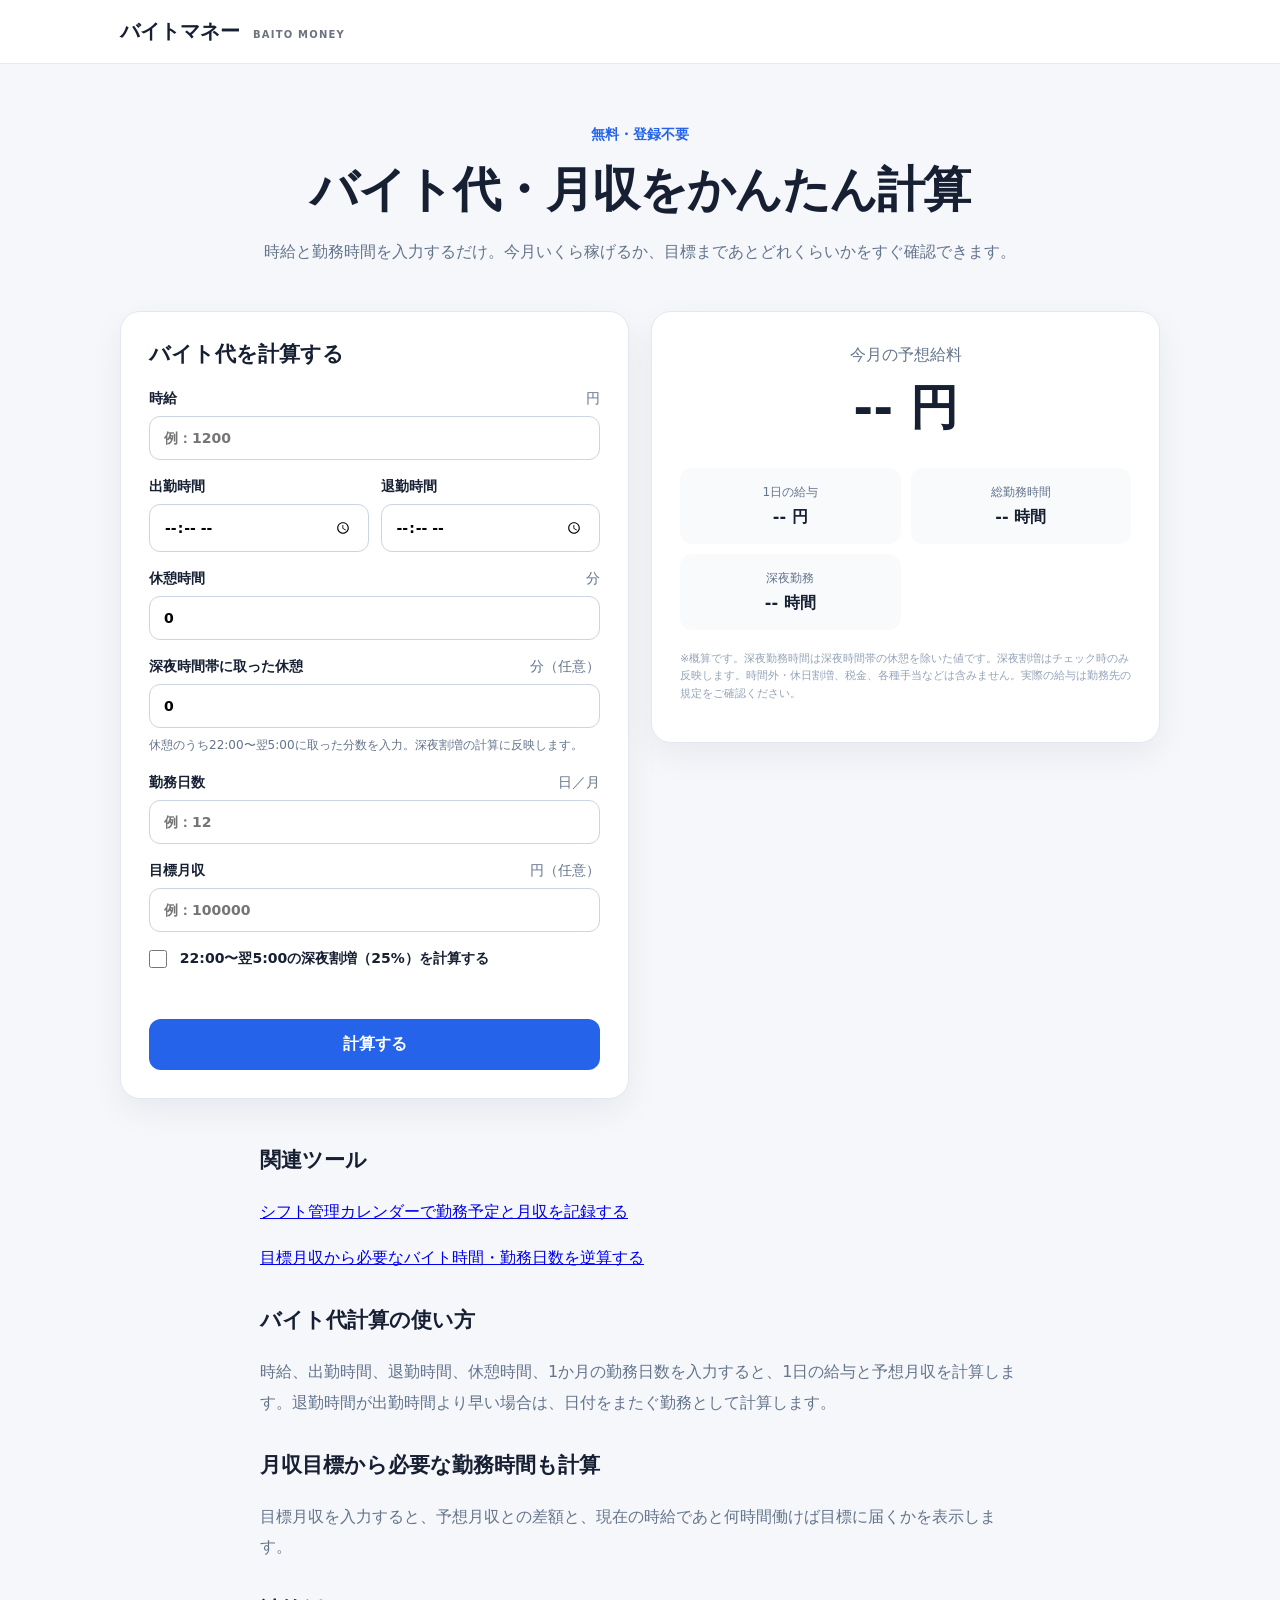
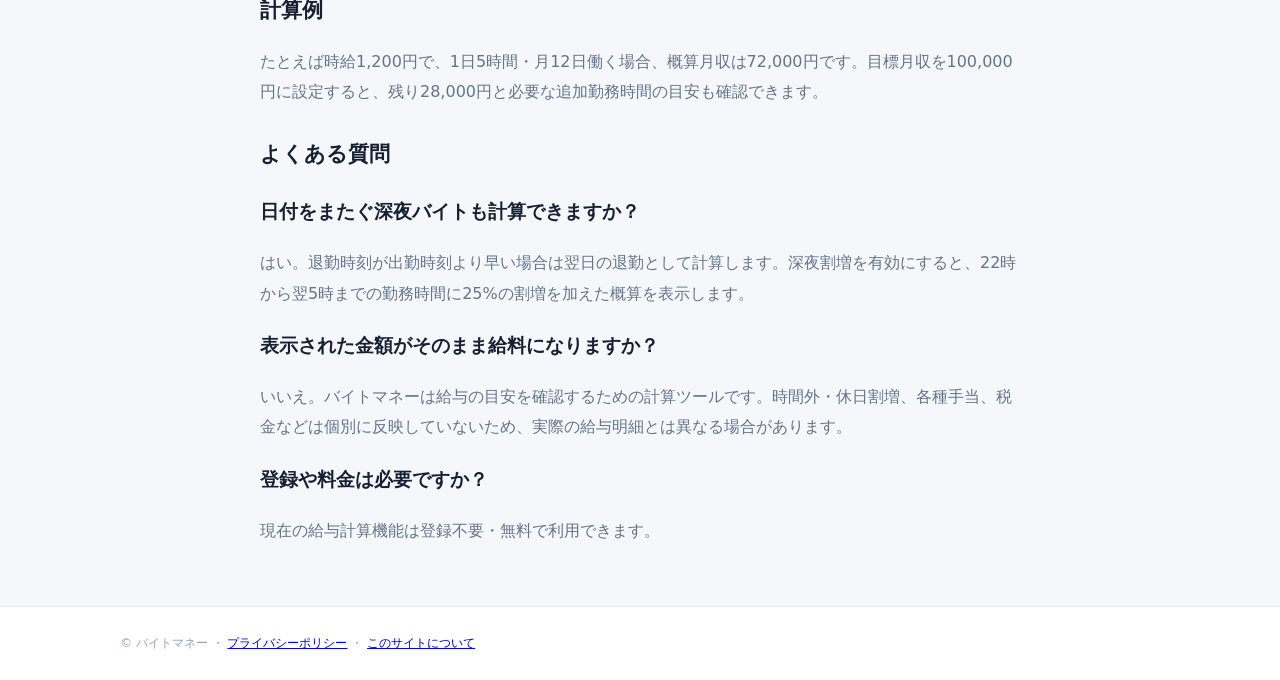
<file: index.html>
<!doctype html>
<html lang="ja">
<head>
  <meta charset="utf-8">
  <meta name="viewport" content="width=device-width,initial-scale=1">
  <meta name="google-site-verification" content="qpMMCRDXM4bCu_nIjm0WIO4-Zq8I8dhsHSn4siNgcd4" />
  <title>バイト代計算｜時給・勤務時間から月収を無料計算｜バイトマネー</title>
  <meta name="description" content="時給、出勤・退勤時間、休憩、勤務日数から1日のバイト代と月収を無料計算。目標月収まであと何時間必要かもわかる大学生・アルバイト向け給与計算ツール。">
  <meta name="robots" content="index,follow">
  <link rel="canonical" href="https://chiba-repeatly.github.io/baito-money/">
  <meta property="og:type" content="website">
  <meta property="og:title" content="バイト代計算｜バイトマネー">
  <meta property="og:description" content="時給と勤務時間から日給・月収・目標までの必要時間を無料計算。">
  <meta property="og:url" content="https://chiba-repeatly.github.io/baito-money/">
  <script type="application/ld+json">
  {
    "@context": "https://schema.org",
    "@type": "WebApplication",
    "name": "バイトマネー",
    "url": "https://chiba-repeatly.github.io/baito-money/",
    "applicationCategory": "FinanceApplication",
    "operatingSystem": "Web",
    "offers": {"@type": "Offer", "price": "0", "priceCurrency": "JPY"},
    "description": "時給と勤務時間からバイト代・月収・目標月収までの必要時間を計算できる無料Webツール。"
  }
  </script>
  <link rel="stylesheet" href="style.css">
  <script src="script.js" defer></script>
</head>
<body>
<header class="site-header"><div class="wrap brand">バイトマネー <span>BAITO MONEY</span></div></header>
<main class="wrap">
  <section class="hero">
    <p class="eyebrow">無料・登録不要</p>
    <h1>バイト代・月収をかんたん計算</h1>
    <p>時給と勤務時間を入力するだけ。今月いくら稼げるか、目標まであとどれくらいかをすぐ確認できます。</p>
  </section>
  <div class="layout">
    <section class="card">
      <h2>バイト代を計算する</h2>
      <form id="salary-form" novalidate>
        <label>時給 <span>円</span><input id="hourly-wage" type="number" min="1" step="1" inputmode="numeric" placeholder="例：1200" required></label>
        <div class="two">
          <label>出勤時間<input id="start-time" type="time" required></label>
          <label>退勤時間<input id="end-time" type="time" required></label>
        </div>
        <label>休憩時間 <span>分</span><input id="break-minutes" type="number" min="0" step="1" inputmode="numeric" value="0" required></label>
        <label>深夜時間帯に取った休憩 <span>分（任意）</span><input id="night-break-minutes" type="number" min="0" step="1" inputmode="numeric" value="0" aria-describedby="night-break-help"></label>
        <p id="night-break-help" class="field-help">休憩のうち22:00〜翌5:00に取った分数を入力。深夜割増の計算に反映します。</p>
        <label>勤務日数 <span>日／月</span><input id="work-days" type="number" min="1" max="31" step="1" inputmode="numeric" placeholder="例：12" required></label>
        <label>目標月収 <span>円（任意）</span><input id="target-income" type="number" min="0" step="1" inputmode="numeric" placeholder="例：100000"></label>
        <label><input id="late-premium" type="checkbox"> 22:00〜翌5:00の深夜割増（25%）を計算する</label>
        <p id="error" class="error" role="alert" aria-live="polite"></p>
        <button type="submit">計算する</button>
      </form>
    </section>
    <section id="result" class="card result" aria-live="polite">
      <p class="result-label">今月の予想給料</p>
      <p id="monthly-pay" class="big">-- 円</p>
      <div class="stats">
        <div><span>1日の給与</span><strong id="daily-pay">-- 円</strong></div>
        <div><span>総勤務時間</span><strong id="total-hours">-- 時間</strong></div>
        <div><span>深夜勤務</span><strong id="late-hours">-- 時間</strong></div>
      </div>
      <div id="goal-box" class="goal hidden">
        <span>目標月収まで</span><strong id="remaining-pay">-- 円</strong>
        <p id="remaining-hours"></p>
      </div>
      <p class="note">※概算です。深夜勤務時間は深夜時間帯の休憩を除いた値です。深夜割増はチェック時のみ反映します。時間外・休日割増、税金、各種手当などは含みません。実際の給与は勤務先の規定をご確認ください。</p>
    </section>
  </div>
  <section class="info"><h2>関連ツール</h2><p><a href="shift-calendar.html">シフト管理カレンダーで勤務予定と月収を記録する</a></p><p><a href="target-income.html">目標月収から必要なバイト時間・勤務日数を逆算する</a></p>
    <h2>バイト代計算の使い方</h2>
    <p>時給、出勤時間、退勤時間、休憩時間、1か月の勤務日数を入力すると、1日の給与と予想月収を計算します。退勤時間が出勤時間より早い場合は、日付をまたぐ勤務として計算します。</p>
    <h2>月収目標から必要な勤務時間も計算</h2>
    <p>目標月収を入力すると、予想月収との差額と、現在の時給であと何時間働けば目標に届くかを表示します。</p>
    <h2>計算例</h2>
    <p>たとえば時給1,200円で、1日5時間・月12日働く場合、概算月収は72,000円です。目標月収を100,000円に設定すると、残り28,000円と必要な追加勤務時間の目安も確認できます。</p>
    <h2>よくある質問</h2>
    <h3>日付をまたぐ深夜バイトも計算できますか？</h3>
    <p>はい。退勤時刻が出勤時刻より早い場合は翌日の退勤として計算します。深夜割増を有効にすると、22時から翌5時までの勤務時間に25%の割増を加えた概算を表示します。</p>
    <h3>表示された金額がそのまま給料になりますか？</h3>
    <p>いいえ。バイトマネーは給与の目安を確認するための計算ツールです。時間外・休日割増、各種手当、税金などは個別に反映していないため、実際の給与明細とは異なる場合があります。</p>
    <h3>登録や料金は必要ですか？</h3>
    <p>現在の給与計算機能は登録不要・無料で利用できます。</p>
  </section>
</main>
<footer><div class="wrap">© バイトマネー ・ <a href="privacy.html">プライバシーポリシー</a> ・ <a href="about.html">このサイトについて</a></div></footer>
</body>
</html>
</file>
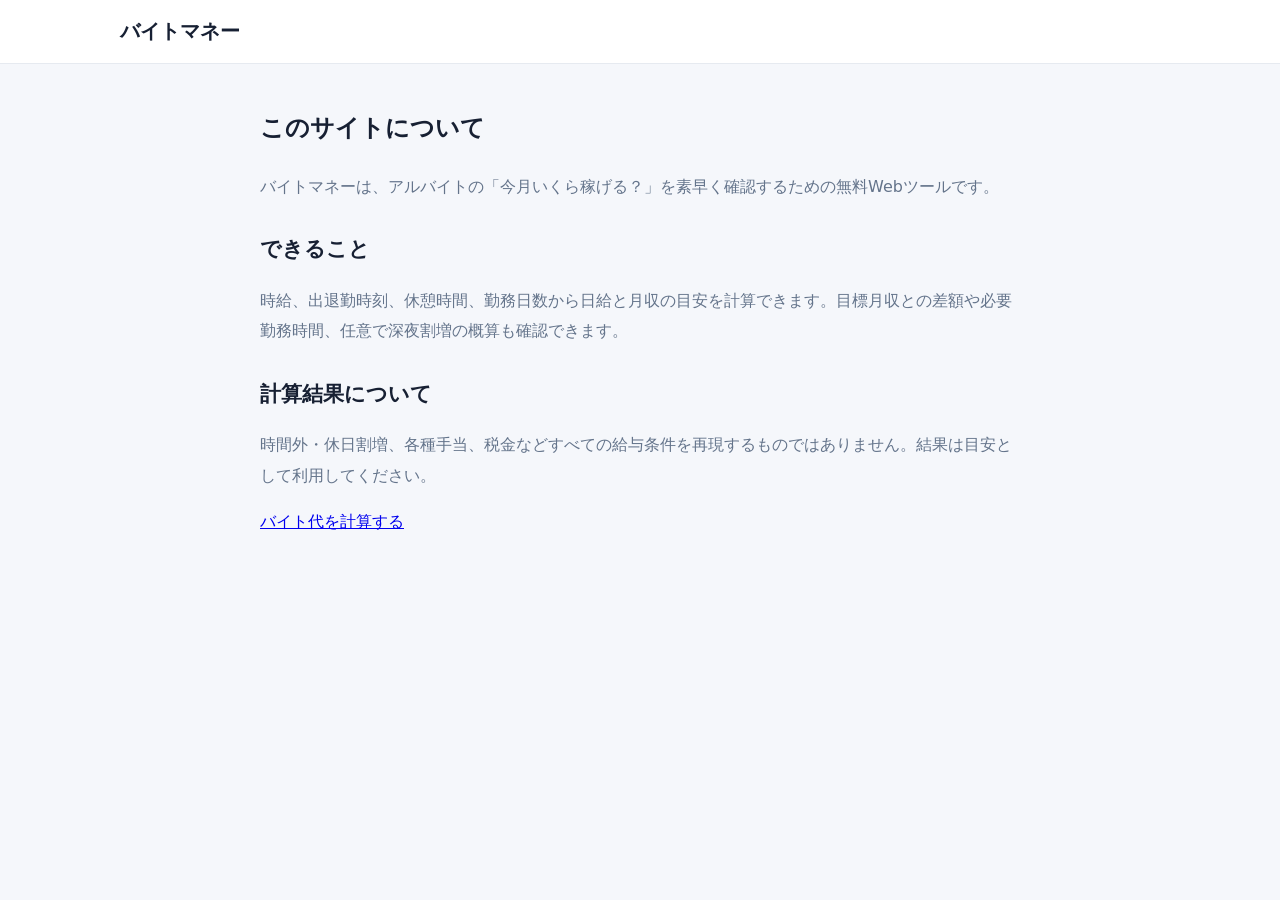
<file: about.html>
<!doctype html>
<html lang="ja"><head><meta charset="utf-8"><meta name="viewport" content="width=device-width,initial-scale=1">
<title>このサイトについて｜バイトマネー</title><meta name="description" content="バイトマネーの目的と給与計算機能について説明します。"><link rel="canonical" href="https://chiba-repeatly.github.io/baito-money/about.html"><link rel="stylesheet" href="style.css"></head>
<body><header class="site-header"><div class="wrap brand"><a href="./">バイトマネー</a></div></header><main class="wrap"><section class="info"><h1>このサイトについて</h1><p>バイトマネーは、アルバイトの「今月いくら稼げる？」を素早く確認するための無料Webツールです。</p><h2>できること</h2><p>時給、出退勤時刻、休憩時間、勤務日数から日給と月収の目安を計算できます。目標月収との差額や必要勤務時間、任意で深夜割増の概算も確認できます。</p><h2>計算結果について</h2><p>時間外・休日割増、各種手当、税金などすべての給与条件を再現するものではありません。結果は目安として利用してください。</p><p><a href="./">バイト代を計算する</a></p></section></main></body></html>
</file>
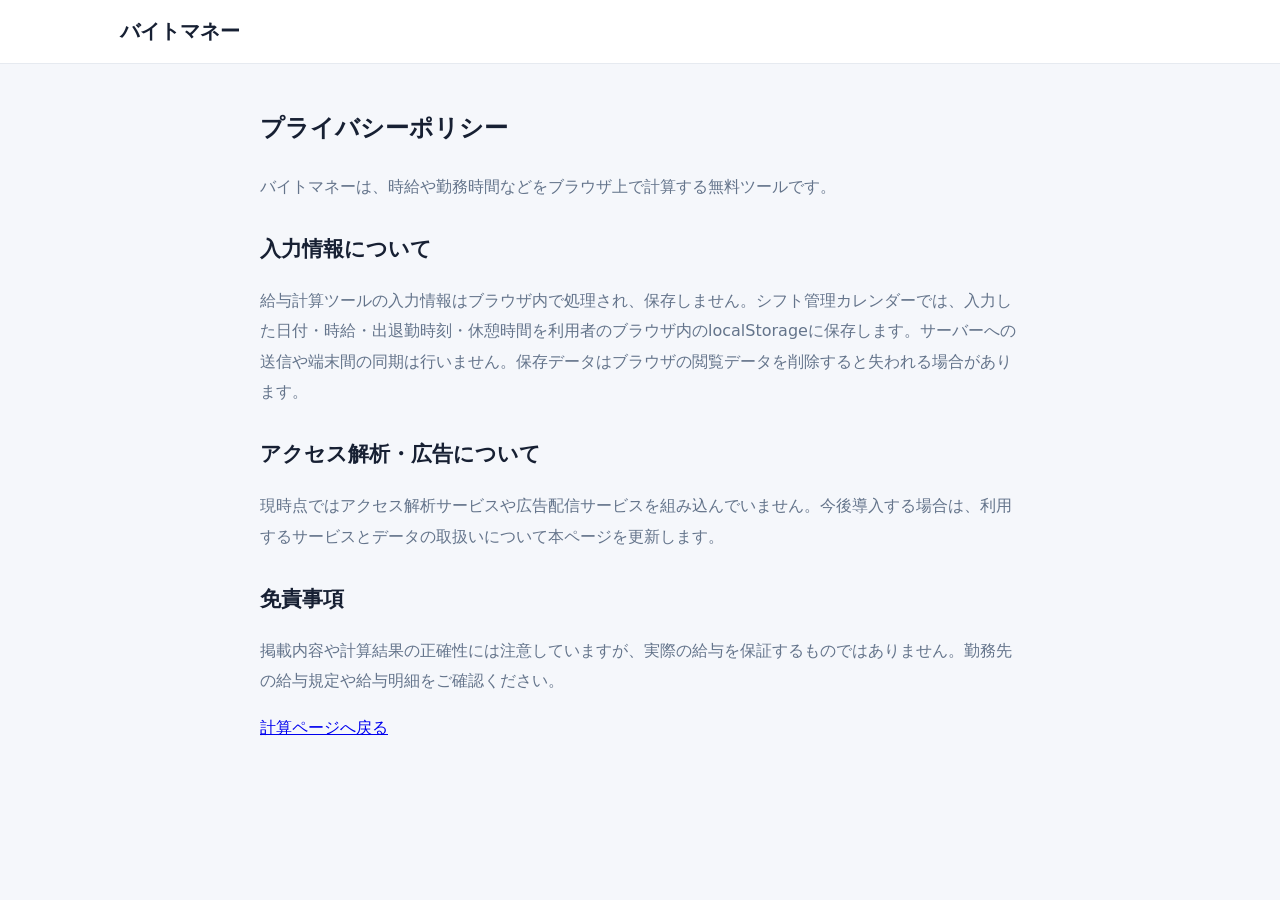
<file: privacy.html>
<!doctype html>
<html lang="ja"><head><meta charset="utf-8"><meta name="viewport" content="width=device-width,initial-scale=1">
<title>プライバシーポリシー｜バイトマネー</title><meta name="robots" content="index,follow"><link rel="canonical" href="https://chiba-repeatly.github.io/baito-money/privacy.html"><link rel="stylesheet" href="style.css"></head>
<body><header class="site-header"><div class="wrap brand"><a href="./">バイトマネー</a></div></header><main class="wrap"><section class="info"><h1>プライバシーポリシー</h1><p>バイトマネーは、時給や勤務時間などをブラウザ上で計算する無料ツールです。</p><h2>入力情報について</h2><p>給与計算ツールの入力情報はブラウザ内で処理され、保存しません。シフト管理カレンダーでは、入力した日付・時給・出退勤時刻・休憩時間を利用者のブラウザ内のlocalStorageに保存します。サーバーへの送信や端末間の同期は行いません。保存データはブラウザの閲覧データを削除すると失われる場合があります。</p><h2>アクセス解析・広告について</h2><p>現時点ではアクセス解析サービスや広告配信サービスを組み込んでいません。今後導入する場合は、利用するサービスとデータの取扱いについて本ページを更新します。</p><h2>免責事項</h2><p>掲載内容や計算結果の正確性には注意していますが、実際の給与を保証するものではありません。勤務先の給与規定や給与明細をご確認ください。</p><p><a href="./">計算ページへ戻る</a></p></section></main></body></html>
</file>
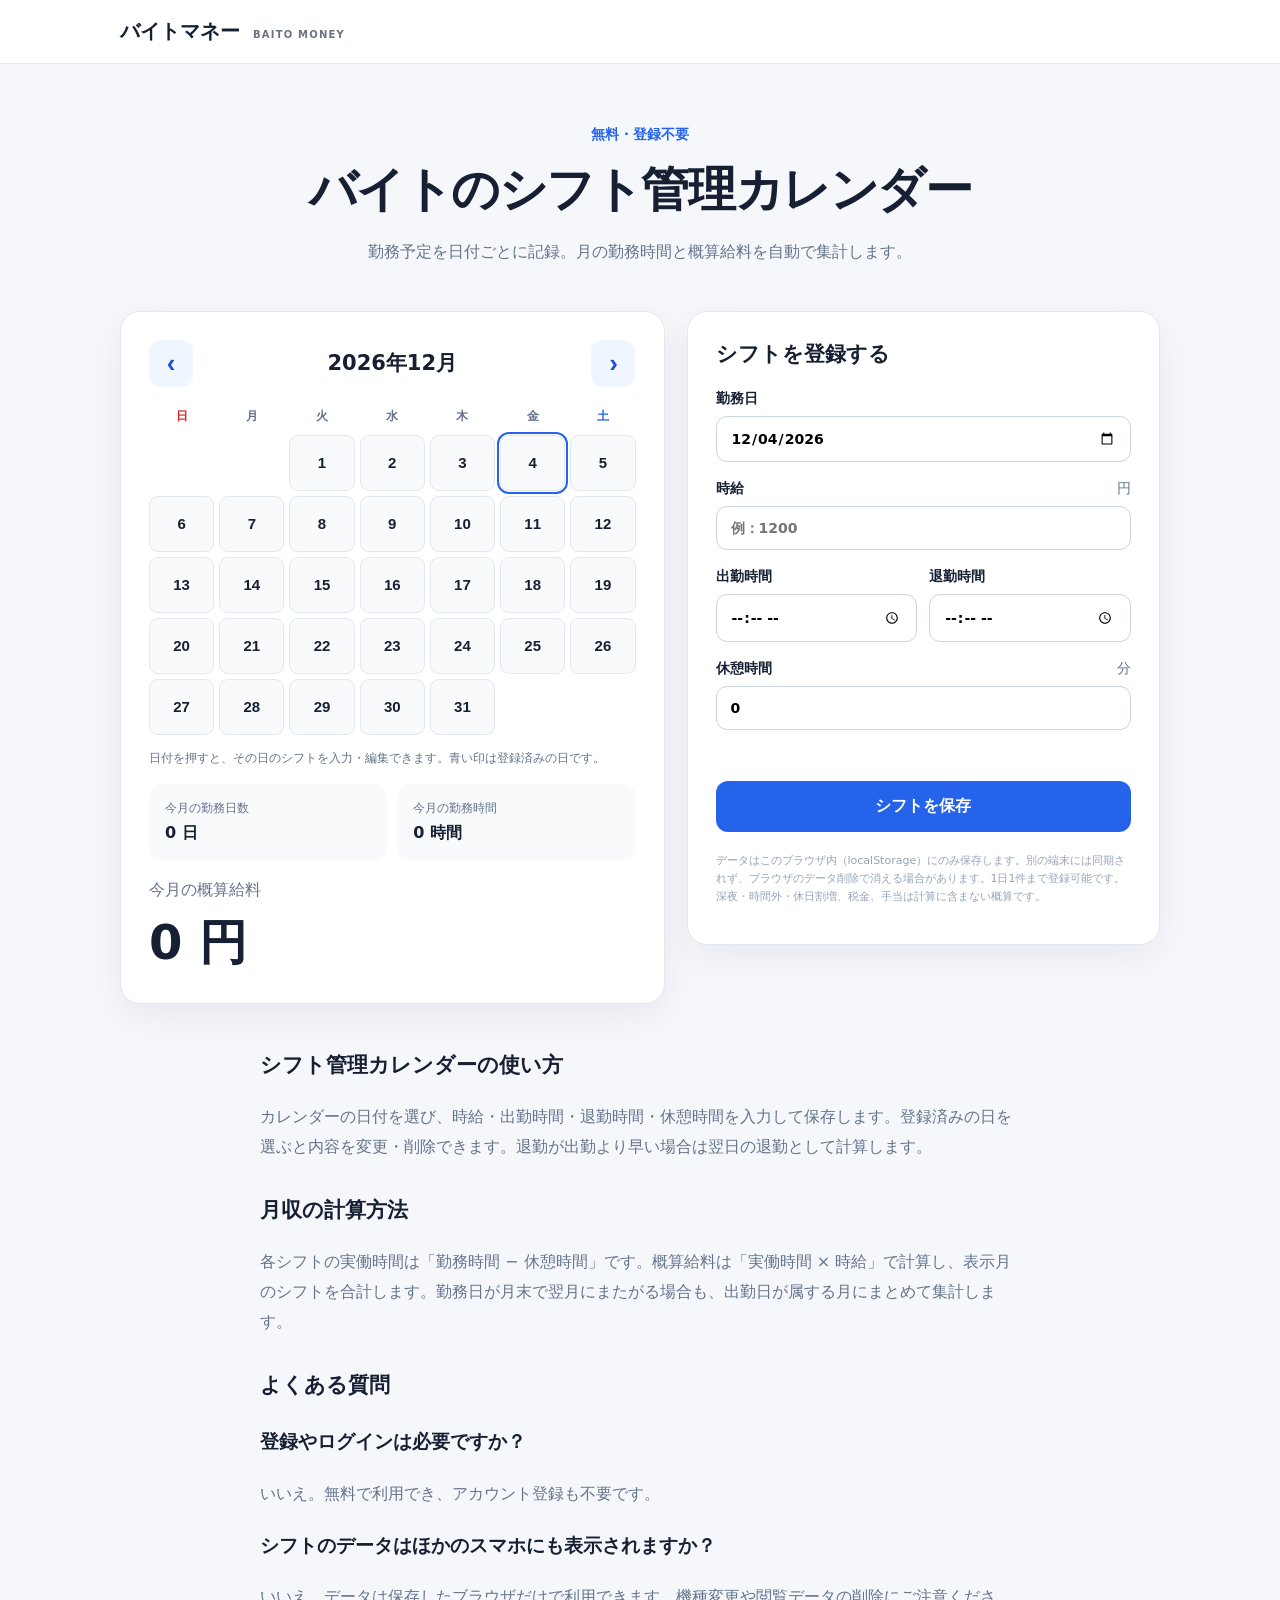
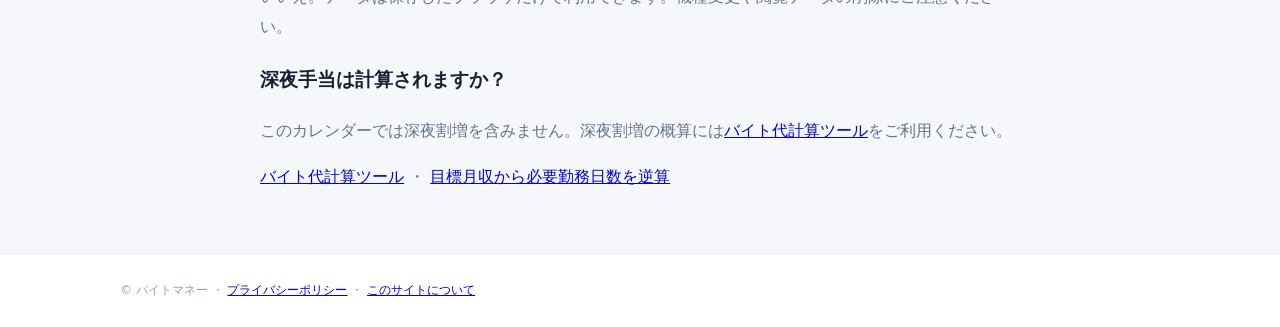
<file: shift-calendar.html>
<!doctype html>
<html lang="ja">
<head>
<meta charset="utf-8"><meta name="viewport" content="width=device-width,initial-scale=1">
<title>バイトのシフト管理カレンダー｜月収・勤務時間を自動集計｜バイトマネー</title>
<meta name="description" content="無料・登録不要のバイト用シフト管理カレンダー。日付・時給・出退勤・休憩を入力して勤務予定を保存。月ごとの勤務時間と概算給料を自動集計。">
<meta name="robots" content="index,follow">
<link rel="canonical" href="https://chiba-repeatly.github.io/baito-money/shift-calendar.html">
<meta property="og:type" content="website"><meta property="og:title" content="バイトのシフト管理カレンダー｜バイトマネー"><meta property="og:description" content="シフトを記録して月収をかんたん集計。無料・登録不要。">
<meta property="og:url" content="https://chiba-repeatly.github.io/baito-money/shift-calendar.html">
<link rel="stylesheet" href="style.css"><script src="shift-calendar.js" defer></script>
<script type="application/ld+json">{"@context":"https://schema.org","@type":"WebApplication","name":"バイトのシフト管理カレンダー","url":"https://chiba-repeatly.github.io/baito-money/shift-calendar.html","applicationCategory":"FinanceApplication","operatingSystem":"Web","offers":{"@type":"Offer","price":"0","priceCurrency":"JPY"}}</script>
</head>
<body><header class="site-header"><div class="wrap brand"><a href="./">バイトマネー</a> <span>BAITO MONEY</span></div></header>
<main class="wrap">
<section class="hero"><p class="eyebrow">無料・登録不要</p><h1>バイトのシフト管理カレンダー</h1><p>勤務予定を日付ごとに記録。月の勤務時間と概算給料を自動で集計します。</p></section>
<div class="layout calendar-layout">
<section class="card">
<div class="calendar-heading"><button type="button" class="button-subtle" id="prev-month" aria-label="前の月">‹</button><h2 id="month-label" aria-live="polite"></h2><button type="button" class="button-subtle" id="next-month" aria-label="次の月">›</button></div>
<div class="calendar-grid" id="calendar-grid" aria-label="シフトカレンダー"></div>
<p class="field-help calendar-hint">日付を押すと、その日のシフトを入力・編集できます。青い印は登録済みの日です。</p>
<div class="stats calendar-stats"><div><span>今月の勤務日数</span><strong id="month-days">0 日</strong></div><div><span>今月の勤務時間</span><strong id="month-hours">0 時間</strong></div></div>
<p class="result-label calendar-pay-label">今月の概算給料</p><p class="big" id="month-pay">0 円</p>
</section>
<section class="card"><h2 id="form-heading">シフトを登録する</h2>
<form id="shift-form" novalidate>
<label>勤務日<input type="date" id="shift-date" required></label>
<label>時給 <span>円</span><input type="number" id="shift-wage" min="1" step="1" inputmode="numeric" placeholder="例：1200" required></label>
<div class="two"><label>出勤時間<input type="time" id="shift-start" required></label><label>退勤時間<input type="time" id="shift-end" required></label></div>
<label>休憩時間 <span>分</span><input type="number" id="shift-break" min="0" step="1" value="0" required></label>
<p id="shift-error" class="error" role="alert" aria-live="polite"></p>
<button type="submit" id="save-shift">シフトを保存</button>
<button type="button" id="delete-shift" class="button-danger hidden">この日のシフトを削除</button>
</form>
<p class="note">データはこのブラウザ内（localStorage）にのみ保存します。別の端末には同期されず、ブラウザのデータ削除で消える場合があります。1日1件まで登録可能です。深夜・時間外・休日割増、税金、手当は計算に含まない概算です。</p>
</section></div>
<section class="info"><h2>シフト管理カレンダーの使い方</h2><p>カレンダーの日付を選び、時給・出勤時間・退勤時間・休憩時間を入力して保存します。登録済みの日を選ぶと内容を変更・削除できます。退勤が出勤より早い場合は翌日の退勤として計算します。</p>
<h2>月収の計算方法</h2><p>各シフトの実働時間は「勤務時間 − 休憩時間」です。概算給料は「実働時間 × 時給」で計算し、表示月のシフトを合計します。勤務日が月末で翌月にまたがる場合も、出勤日が属する月にまとめて集計します。</p>
<h2>よくある質問</h2><h3>登録やログインは必要ですか？</h3><p>いいえ。無料で利用でき、アカウント登録も不要です。</p>
<h3>シフトのデータはほかのスマホにも表示されますか？</h3><p>いいえ。データは保存したブラウザだけで利用できます。機種変更や閲覧データの削除にご注意ください。</p>
<h3>深夜手当は計算されますか？</h3><p>このカレンダーでは深夜割増を含みません。深夜割増の概算には<a href="./">バイト代計算ツール</a>をご利用ください。</p>
<p><a href="./">バイト代計算ツール</a> ・ <a href="target-income.html">目標月収から必要勤務日数を逆算</a></p></section>
</main><footer><div class="wrap">© バイトマネー ・ <a href="privacy.html">プライバシーポリシー</a> ・ <a href="about.html">このサイトについて</a></div></footer>
</body></html>
</file>
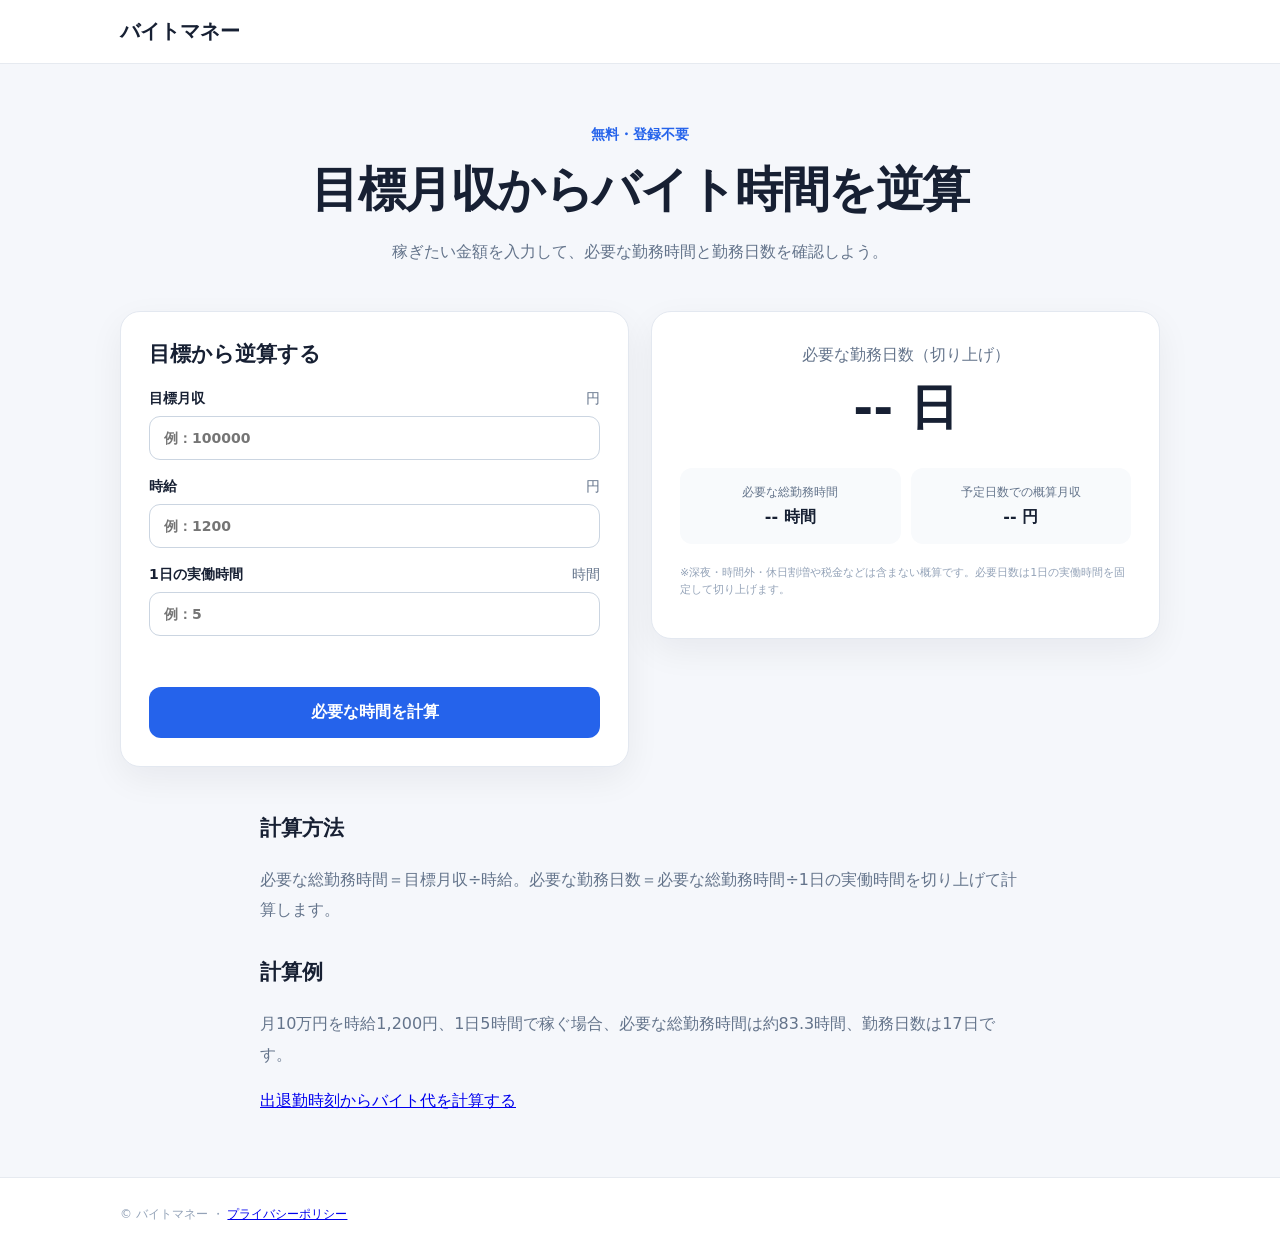
<file: target-income.html>
<!doctype html>
<html lang="ja"><head><meta charset="utf-8"><meta name="viewport" content="width=device-width,initial-scale=1">
<title>目標月収からバイト時間・日数を逆算｜バイトマネー</title>
<meta name="description" content="月にいくら稼ぎたい？目標月収、時給、1日の勤務時間から必要な勤務日数と総勤務時間を無料で逆算。">
<link rel="canonical" href="https://chiba-repeatly.github.io/baito-money/target-income.html"><link rel="stylesheet" href="style.css"></head>
<body><header class="site-header"><div class="wrap brand"><a href="./">バイトマネー</a></div></header>
<main class="wrap"><section class="hero"><p class="eyebrow">無料・登録不要</p><h1>目標月収からバイト時間を逆算</h1><p>稼ぎたい金額を入力して、必要な勤務時間と勤務日数を確認しよう。</p></section>
<div class="layout"><section class="card"><h2>目標から逆算する</h2><form id="target-form" novalidate>
<label>目標月収 <span>円</span><input id="goal" type="number" min="1" step="1" placeholder="例：100000" required></label>
<label>時給 <span>円</span><input id="wage" type="number" min="1" step="1" placeholder="例：1200" required></label>
<label>1日の実働時間 <span>時間</span><input id="hours" type="number" min="0.25" max="24" step="0.25" placeholder="例：5" required></label>
<p id="error" class="error" role="alert"></p><button type="submit">必要な時間を計算</button></form></section>
<section id="result" class="card result" aria-live="polite"><p class="result-label">必要な勤務日数（切り上げ）</p><p class="big" id="days">-- 日</p><div class="stats"><div><span>必要な総勤務時間</span><strong id="total">-- 時間</strong></div><div><span>予定日数での概算月収</span><strong id="income">-- 円</strong></div></div>
<p class="note">※深夜・時間外・休日割増や税金などは含まない概算です。必要日数は1日の実働時間を固定して切り上げます。</p></section></div>
<section class="info"><h2>計算方法</h2><p>必要な総勤務時間＝目標月収÷時給。必要な勤務日数＝必要な総勤務時間÷1日の実働時間を切り上げて計算します。</p>
<h2>計算例</h2><p>月10万円を時給1,200円、1日5時間で稼ぐ場合、必要な総勤務時間は約83.3時間、勤務日数は17日です。</p><p><a href="./">出退勤時刻からバイト代を計算する</a></p></section></main>
<footer><div class="wrap">© バイトマネー ・ <a href="privacy.html">プライバシーポリシー</a></div></footer>
<script src="target-income.js" defer></script></body></html>
</file>
<file: style.css>
*{box-sizing:border-box}html{font-family:system-ui,-apple-system,"Segoe UI","Noto Sans JP",sans-serif;color:#172033;background:#f5f7fb}body{margin:0}.wrap{width:min(1040px,calc(100% - 32px));margin:auto}.site-header{background:#fff;border-bottom:1px solid #e6eaf0;padding:18px 0}.brand{font-weight:800;font-size:20px}.brand span{font-size:10px;color:#6b7280;margin-left:6px;letter-spacing:.12em}.hero{padding:48px 0 28px;text-align:center}.eyebrow{color:#2563eb;font-weight:700;font-size:14px}.hero h1{font-size:clamp(30px,6vw,48px);margin:8px 0 12px;letter-spacing:-.03em}.hero>p:last-child{color:#64748b;line-height:1.8}.layout{display:grid;grid-template-columns:1fr 1fr;gap:22px;align-items:start}.card{background:#fff;border:1px solid #e3e8f0;border-radius:20px;padding:28px;box-shadow:0 12px 35px rgba(15,23,42,.06)}h2{margin:0 0 22px;font-size:21px}label{display:block;font-size:14px;font-weight:700;margin:0 0 18px}label span{float:right;color:#64748b;font-weight:500}input{display:block;width:100%;margin-top:8px;padding:13px 14px;border:1px solid #cbd5e1;border-radius:11px;font:inherit;background:#fff}input:focus{outline:3px solid rgba(37,99,235,.14);border-color:#2563eb}.two{display:grid;grid-template-columns:1fr 1fr;gap:12px}button{width:100%;border:0;border-radius:12px;padding:15px;background:#2563eb;color:#fff;font-size:16px;font-weight:800;cursor:pointer}button:hover{filter:brightness(.94)}.error{min-height:20px;color:#b91c1c;font-size:13px}.result{text-align:center}.result-label{color:#64748b;margin:5px 0}.big{font-size:clamp(34px,7vw,48px);font-weight:900;margin:10px 0 28px}.stats{display:grid;grid-template-columns:1fr 1fr;gap:10px}.stats div{background:#f8fafc;border-radius:12px;padding:16px}.stats span,.goal span{display:block;color:#64748b;font-size:12px}.stats strong{display:block;margin-top:6px}.goal{margin-top:18px;padding:18px;background:#eff6ff;border-radius:14px}.goal strong{display:block;font-size:25px;margin:5px}.goal p{margin:8px 0 0}.hidden{display:none}.note{font-size:11px;color:#94a3b8;text-align:left;line-height:1.6;margin-top:20px}.info{max-width:760px;margin:42px auto 60px;line-height:1.9}.info h2{margin:28px 0 6px}.info p{color:#64748b}footer{background:#fff;border-top:1px solid #e6eaf0;padding:28px 0;color:#94a3b8;font-size:12px}@media(max-width:760px){.hero{padding-top:34px}.layout{grid-template-columns:1fr}.card{padding:22px}.two{grid-template-columns:1fr 1fr}}
input[type="checkbox"]{display:inline-block;width:18px;height:18px;margin:0 8px 0 0;padding:0;vertical-align:middle;accent-color:#2563eb}.field-help{font-size:12px;line-height:1.6;color:#64748b;margin:-10px 0 18px}

/* Shift calendar */
.calendar-layout{grid-template-columns:1.15fr 1fr}
.calendar-heading{display:flex;align-items:center;justify-content:space-between;gap:12px;margin-bottom:16px}
.calendar-heading h2{margin:0;text-align:center}
.button-subtle{width:44px;padding:8px;background:#eff6ff;color:#1d4ed8;font-size:26px}
.calendar-grid{display:grid;grid-template-columns:repeat(7,minmax(0,1fr));gap:5px}
.calendar-weekday{text-align:center;font-size:12px;font-weight:700;color:#64748b;padding:5px 0}
.calendar-weekday.sunday{color:#dc2626}.calendar-weekday.saturday{color:#2563eb}
.calendar-day{min-height:56px;padding:6px 2px;background:#f8fafc;color:#172033;border:1px solid #e2e8f0;border-radius:9px;font-size:15px;font-weight:700;display:flex;flex-direction:column;align-items:center;justify-content:center;gap:1px}
.calendar-day small{font-size:11px;color:#2563eb;line-height:1}
.calendar-day.has-shift{background:#eff6ff;border-color:#93c5fd}
.calendar-day.selected{outline:2px solid #2563eb;outline-offset:1px}
.calendar-day:focus-visible{outline:3px solid #2563eb}
.calendar-empty{min-height:56px}
.calendar-hint{margin:14px 0}
.calendar-stats{margin-top:16px}
.calendar-pay-label{margin-top:20px}.calendar-layout .big{margin-bottom:0}
.button-danger{margin-top:10px;background:#fff1f2;color:#be123c;border:1px solid #fecdd3}
.brand a{color:inherit;text-decoration:none}
@media(max-width:760px){.calendar-layout{grid-template-columns:1fr}.calendar-day,.calendar-empty{min-height:48px}.calendar-grid{gap:3px}.calendar-day{font-size:13px}}
</file>
